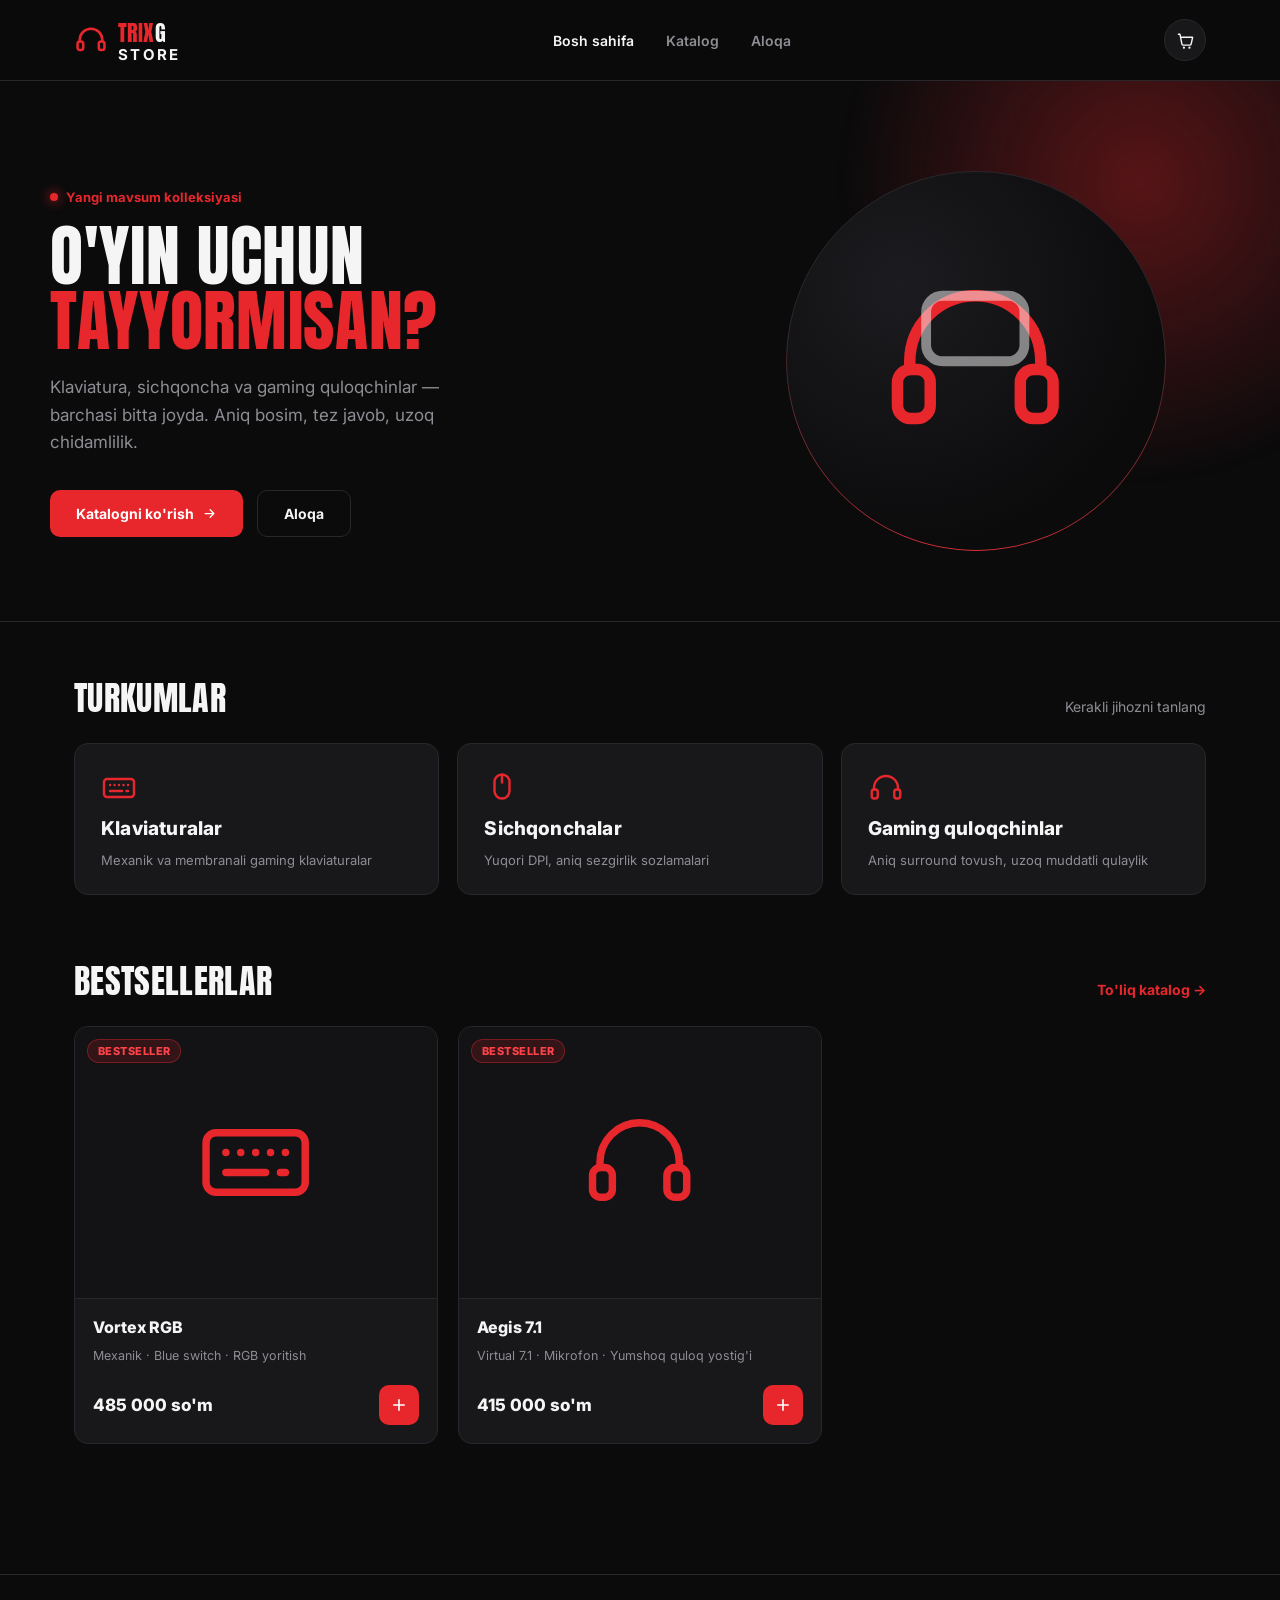
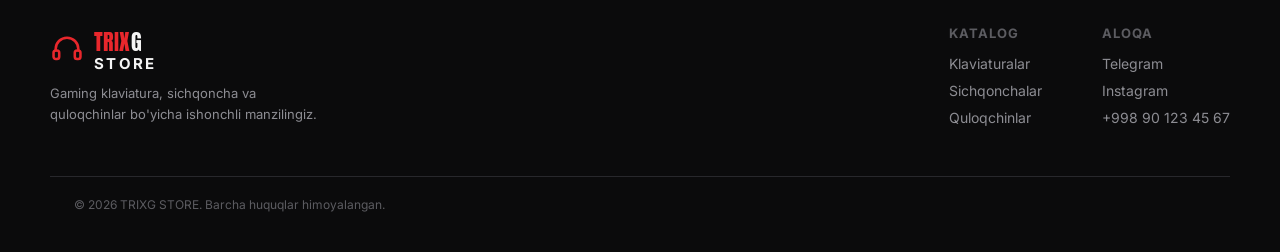
<file: index.html>
<!DOCTYPE html>
<html lang="uz">
<head>
<meta charset="UTF-8">
<meta name="viewport" content="width=device-width, initial-scale=1, viewport-fit=cover">
<title>TRIXG STORE — Gaming uskunalar</title>
<link rel="preconnect" href="https://fonts.googleapis.com">
<link rel="preconnect" href="https://fonts.gstatic.com" crossorigin>
<link href="https://fonts.googleapis.com/css2?family=Anton&family=Inter:wght@400;500;600;700;800&display=swap" rel="stylesheet">
<link rel="stylesheet" href="style.css">
</head>
<body>

<header>
  <div class="header-inner">
    <a href="index.html" class="brand">
      <svg class="brand-icon" viewBox="0 0 24 24" fill="none" xmlns="http://www.w3.org/2000/svg">
        <path d="M4 13v-1a8 8 0 0 1 16 0v1" stroke="#e8272c" stroke-width="1.8" stroke-linecap="round"/>
        <rect x="2.5" y="13" width="4" height="6" rx="1.6" stroke="#e8272c" stroke-width="1.8"/>
        <rect x="17.5" y="13" width="4" height="6" rx="1.6" stroke="#e8272c" stroke-width="1.8"/>
      </svg>
      <div class="brand-name"><span class="g">TRIX</span>G<span class="store">STORE</span></div>
    </a>
    <nav>
      <a href="index.html" class="active">Bosh sahifa</a>
      <a href="katalog.html">Katalog</a>
      <a href="aloqa.html">Aloqa</a>
    </nav>
    <div class="header-actions">
      <button class="icon-btn" id="cartOpenBtn" aria-label="Savat">
        <svg width="19" height="19" viewBox="0 0 24 24" fill="none"><path d="M3 4h2l2.4 12.2a2 2 0 0 0 2 1.6h7.8a2 2 0 0 0 2-1.6L21 8H6" stroke="currentColor" stroke-width="1.8" stroke-linecap="round" stroke-linejoin="round"/><circle cx="10" cy="21" r="1.4" fill="currentColor"/><circle cx="17" cy="21" r="1.4" fill="currentColor"/></svg>
        <span class="cart-badge" id="cartBadge" style="display:none;">0</span>
      </button>
      <button class="nav-toggle" aria-label="Menyu">
        <svg width="18" height="18" viewBox="0 0 24 24" fill="none"><path d="M3 6h18M3 12h18M3 18h18" stroke="currentColor" stroke-width="1.8" stroke-linecap="round"/></svg>
      </button>
    </div>
  </div>
</header>

<section class="hero">
  <div class="hero-glow"></div>
  <div class="hero-inner">
    <div>
      <div class="hero-eyebrow">Yangi mavsum kolleksiyasi</div>
      <h1>O'YIN UCHUN<br><span class="accent">TAYYORMISAN?</span></h1>
      <p>Klaviatura, sichqoncha va gaming quloqchinlar — barchasi bitta joyda. Aniq bosim, tez javob, uzoq chidamlilik.</p>
      <div class="hero-actions">
        <a href="katalog.html" class="btn btn-primary">
          Katalogni ko'rish
          <svg width="15" height="15" viewBox="0 0 24 24" fill="none"><path d="M5 12h14M13 6l6 6-6 6" stroke="currentColor" stroke-width="2" stroke-linecap="round" stroke-linejoin="round"/></svg>
        </a>
        <a href="aloqa.html" class="btn btn-ghost">Aloqa</a>
      </div>
    </div>
    <div class="hero-visual">
      <div class="hero-visual-ring">
        <svg class="hero-visual-icon" viewBox="0 0 24 24" fill="none" xmlns="http://www.w3.org/2000/svg">
          <path d="M4 13v-1a8 8 0 0 1 16 0v1" stroke="currentColor" stroke-width="1.4" stroke-linecap="round"/>
          <rect x="2.5" y="13" width="4" height="6" rx="1.6" stroke="currentColor" stroke-width="1.4"/>
          <rect x="17.5" y="13" width="4" height="6" rx="1.6" stroke="currentColor" stroke-width="1.4"/>
          <rect x="6" y="4" width="12" height="8" rx="2" stroke="#f5f5f5" stroke-width="1.2" opacity="0.5"/>
        </svg>
      </div>
    </div>
  </div>
</section>

<section class="categories">
  <div class="wrap">
    <div class="section-head">
      <h2>Turkumlar</h2>
      <div class="sub">Kerakli jihozni tanlang</div>
    </div>
    <div class="cat-grid">
      <a href="katalog.html?cat=keyboard" class="cat-card">
        <svg class="cat-icon" viewBox="0 0 24 24" fill="none"><rect x="2" y="6" width="20" height="12" rx="2" stroke="currentColor" stroke-width="1.6"/><path d="M6 10h.01M9 10h.01M12 10h.01M15 10h.01M18 10h.01M6 14h8M17 14h1" stroke="currentColor" stroke-width="1.6" stroke-linecap="round"/></svg>
        <h3>Klaviaturalar</h3>
        <p>Mexanik va membranali gaming klaviaturalar</p>
      </a>
      <a href="katalog.html?cat=mouse" class="cat-card">
        <svg class="cat-icon" viewBox="0 0 24 24" fill="none"><rect x="7" y="3" width="10" height="16" rx="5" stroke="currentColor" stroke-width="1.6"/><path d="M12 3v6" stroke="currentColor" stroke-width="1.6"/></svg>
        <h3>Sichqonchalar</h3>
        <p>Yuqori DPI, aniq sezgirlik sozlamalari</p>
      </a>
      <a href="katalog.html?cat=headset" class="cat-card">
        <svg class="cat-icon" viewBox="0 0 24 24" fill="none"><path d="M4 13v-1a8 8 0 0 1 16 0v1" stroke="currentColor" stroke-width="1.6" stroke-linecap="round"/><rect x="2.5" y="13" width="4" height="6" rx="1.6" stroke="currentColor" stroke-width="1.6"/><rect x="17.5" y="13" width="4" height="6" rx="1.6" stroke="currentColor" stroke-width="1.6"/></svg>
        <h3>Gaming quloqchinlar</h3>
        <p>Aniq surround tovush, uzoq muddatli qulaylik</p>
      </a>
    </div>
  </div>
</section>

<section class="catalog-section">
  <div class="wrap">
    <div class="section-head">
      <h2>Bestsellerlar</h2>
      <div class="sub"><a href="katalog.html" style="color:var(--red); font-weight:700;">To'liq katalog →</a></div>
    </div>
    <div class="product-grid" id="featuredGrid"></div>
  </div>
</section>

<footer>
  <div class="footer-inner">
    <div class="footer-brand">
      <div class="brand">
        <svg class="brand-icon" viewBox="0 0 24 24" fill="none"><path d="M4 13v-1a8 8 0 0 1 16 0v1" stroke="#e8272c" stroke-width="1.8" stroke-linecap="round"/><rect x="2.5" y="13" width="4" height="6" rx="1.6" stroke="#e8272c" stroke-width="1.8"/><rect x="17.5" y="13" width="4" height="6" rx="1.6" stroke="#e8272c" stroke-width="1.8"/></svg>
        <div class="brand-name"><span class="g">TRIX</span>G<span class="store">STORE</span></div>
      </div>
      <p>Gaming klaviatura, sichqoncha va quloqchinlar bo'yicha ishonchli manzilingiz.</p>
    </div>
    <div class="footer-links">
      <div class="footer-col">
        <h4>Katalog</h4>
        <a href="katalog.html?cat=keyboard">Klaviaturalar</a>
        <a href="katalog.html?cat=mouse">Sichqonchalar</a>
        <a href="katalog.html?cat=headset">Quloqchinlar</a>
      </div>
      <div class="footer-col">
        <h4>Aloqa</h4>
        <a href="https://t.me/trixgstore" target="_blank">Telegram</a>
        <a href="https://instagram.com/trixg_store" target="_blank">Instagram</a>
        <span>+998 90 123 45 67</span>
      </div>
    </div>
  </div>
  <div class="footer-bottom wrap">© 2026 TRIXG STORE. Barcha huquqlar himoyalangan.</div>
</footer>

<div class="overlay" id="overlay"></div>
<div class="drawer" id="cartDrawer">
  <div class="drawer-head">
    <h3>Savat</h3>
    <button class="drawer-close" id="cartCloseBtn">
      <svg width="16" height="16" viewBox="0 0 24 24" fill="none"><path d="M6 6l12 12M18 6L6 18" stroke="currentColor" stroke-width="1.8" stroke-linecap="round"/></svg>
    </button>
  </div>
  <div class="drawer-body" id="cartBody"></div>
  <div class="drawer-foot" id="cartFoot" style="display:none;">
    <div class="cart-total-row">
      <span class="cart-total-label">Jami</span>
      <span class="cart-total-value" id="cartTotal">0 so'm</span>
    </div>
    <button class="btn btn-primary checkout-btn" id="checkoutBtn">Buyurtma berish</button>
  </div>
</div>

<div class="modal-overlay" id="checkoutOverlay">
  <div class="modal">
    <h3>Buyurtmani rasmiylashtirish</h3>
    <div class="modal-sub">Ma'lumotlaringizni kiriting, biz siz bilan bog'lanamiz</div>
    <div class="field"><label>Ism familiya</label><input type="text" id="custName" placeholder="Ismingiz"></div>
    <div class="field"><label>Telefon raqam</label><input type="tel" id="custPhone" placeholder="+998 90 123 45 67"></div>
    <div class="field"><label>Manzil</label><input type="text" id="custAddress" placeholder="Shahar, tuman, ko'cha"></div>
    <div class="field"><label>Izoh (ixtiyoriy)</label><textarea id="custComment" placeholder="Qo'shimcha izoh"></textarea></div>
    <div class="modal-summary" id="modalSummary"></div>
    <div class="modal-actions">
      <button class="btn btn-ghost" id="modalCancelBtn">Bekor qilish</button>
      <button class="btn btn-primary" id="modalSendBtn">Yuborish</button>
    </div>
  </div>
</div>

<div class="toast" id="toast"></div>

<script src="script.js"></script>
<script>
  // Faqat "Bestseller" belgisi qo'yilgan mahsulotlarni ko'rsatamiz
  document.getElementById('featuredGrid').innerHTML = PRODUCTS.filter(p => p.tag === 'Bestseller').map(p => `
    <div class="product-card">
      <div class="product-media">
        <span class="product-tag">${p.tag}</span>
        ${ICONS[p.cat]}
      </div>
      <div class="product-body">
        <div class="product-name">${p.name}</div>
        <div class="product-spec">${p.spec}</div>
        <div class="product-foot">
          <div class="product-price">${money(p.price)}</div>
          <button class="add-btn" onclick="addToCart(${p.id})" aria-label="Savatga qo'shish">
            <svg width="18" height="18" viewBox="0 0 24 24" fill="none"><path d="M12 5v14M5 12h14" stroke="currentColor" stroke-width="2.2" stroke-linecap="round"/></svg>
          </button>
        </div>
      </div>
    </div>
  `).join('');
</script>
</body>
</html>
</file>
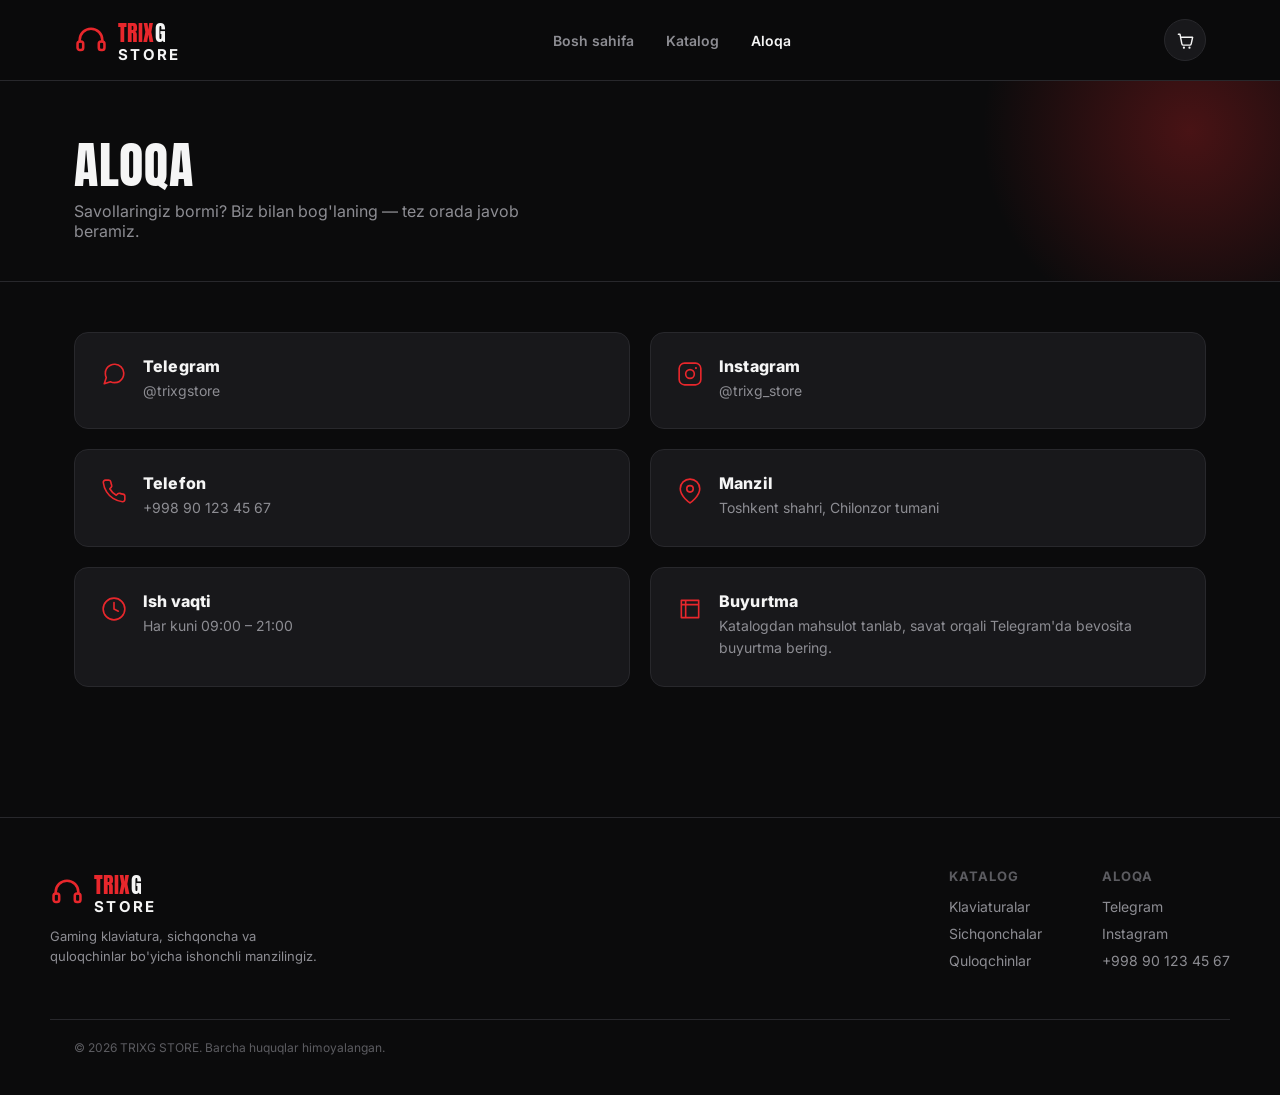
<file: aloqa.html>
<!DOCTYPE html>
<html lang="uz">
<head>
<meta charset="UTF-8">
<meta name="viewport" content="width=device-width, initial-scale=1, viewport-fit=cover">
<title>Aloqa — TRIXG STORE</title>
<link rel="preconnect" href="https://fonts.googleapis.com">
<link rel="preconnect" href="https://fonts.gstatic.com" crossorigin>
<link href="https://fonts.googleapis.com/css2?family=Anton&family=Inter:wght@400;500;600;700;800&display=swap" rel="stylesheet">
<link rel="stylesheet" href="style.css">
</head>
<body>

<header>
  <div class="header-inner">
    <a href="index.html" class="brand">
      <svg class="brand-icon" viewBox="0 0 24 24" fill="none" xmlns="http://www.w3.org/2000/svg">
        <path d="M4 13v-1a8 8 0 0 1 16 0v1" stroke="#e8272c" stroke-width="1.8" stroke-linecap="round"/>
        <rect x="2.5" y="13" width="4" height="6" rx="1.6" stroke="#e8272c" stroke-width="1.8"/>
        <rect x="17.5" y="13" width="4" height="6" rx="1.6" stroke="#e8272c" stroke-width="1.8"/>
      </svg>
      <div class="brand-name"><span class="g">TRIX</span>G<span class="store">STORE</span></div>
    </a>
    <nav>
      <a href="index.html">Bosh sahifa</a>
      <a href="katalog.html">Katalog</a>
      <a href="aloqa.html" class="active">Aloqa</a>
    </nav>
    <div class="header-actions">
      <button class="icon-btn" id="cartOpenBtn" aria-label="Savat">
        <svg width="19" height="19" viewBox="0 0 24 24" fill="none"><path d="M3 4h2l2.4 12.2a2 2 0 0 0 2 1.6h7.8a2 2 0 0 0 2-1.6L21 8H6" stroke="currentColor" stroke-width="1.8" stroke-linecap="round" stroke-linejoin="round"/><circle cx="10" cy="21" r="1.4" fill="currentColor"/><circle cx="17" cy="21" r="1.4" fill="currentColor"/></svg>
        <span class="cart-badge" id="cartBadge" style="display:none;">0</span>
      </button>
      <button class="nav-toggle" aria-label="Menyu">
        <svg width="18" height="18" viewBox="0 0 24 24" fill="none"><path d="M3 6h18M3 12h18M3 18h18" stroke="currentColor" stroke-width="1.8" stroke-linecap="round"/></svg>
      </button>
    </div>
  </div>
</header>

<div class="page-banner">
  <div class="page-banner-glow"></div>
  <div class="wrap">
    <h1>Aloqa</h1>
    <p>Savollaringiz bormi? Biz bilan bog'laning — tez orada javob beramiz.</p>
  </div>
</div>

<div class="contact-grid">
  <div class="contact-card">
    <svg viewBox="0 0 24 24" fill="none"><path d="M21 11.5a8.38 8.38 0 0 1-.9 3.8 8.5 8.5 0 0 1-7.6 4.7 8.38 8.38 0 0 1-3.8-.9L3 21l1.9-5.7a8.38 8.38 0 0 1-.9-3.8 8.5 8.5 0 0 1 4.7-7.6 8.38 8.38 0 0 1 3.8-.9h.5a8.48 8.48 0 0 1 8 8v.5z" stroke="currentColor" stroke-width="1.5" stroke-linecap="round" stroke-linejoin="round"/></svg>
    <div>
      <h3>Telegram</h3>
      <a href="https://t.me/trixgstore" target="_blank">@trixgstore</a>
    </div>
  </div>
  <div class="contact-card">
    <svg viewBox="0 0 24 24" fill="none"><rect x="2" y="2" width="20" height="20" rx="5" stroke="currentColor" stroke-width="1.5"/><circle cx="12" cy="12" r="4" stroke="currentColor" stroke-width="1.5"/><circle cx="17.5" cy="6.5" r="1" fill="currentColor"/></svg>
    <div>
      <h3>Instagram</h3>
      <a href="https://instagram.com/trixg_store" target="_blank">@trixg_store</a>
    </div>
  </div>
  <div class="contact-card">
    <svg viewBox="0 0 24 24" fill="none"><path d="M22 16.92v3a2 2 0 0 1-2.18 2 19.79 19.79 0 0 1-8.63-3.07 19.5 19.5 0 0 1-6-6 19.79 19.79 0 0 1-3.07-8.67A2 2 0 0 1 4.11 2h3a2 2 0 0 1 2 1.72c.127.96.361 1.903.7 2.81a2 2 0 0 1-.45 2.11L8.09 9.91a16 16 0 0 0 6 6l1.27-1.27a2 2 0 0 1 2.11-.45c.907.339 1.85.573 2.81.7A2 2 0 0 1 22 16.92z" stroke="currentColor" stroke-width="1.5" stroke-linecap="round" stroke-linejoin="round"/></svg>
    <div>
      <h3>Telefon</h3>
      <a href="tel:+998901234567">+998 90 123 45 67</a>
    </div>
  </div>
  <div class="contact-card">
    <svg viewBox="0 0 24 24" fill="none"><path d="M21 10c0 7-9 13-9 13s-9-6-9-13a9 9 0 0 1 18 0z" stroke="currentColor" stroke-width="1.5"/><circle cx="12" cy="10" r="3" stroke="currentColor" stroke-width="1.5"/></svg>
    <div>
      <h3>Manzil</h3>
      <p>Toshkent shahri, Chilonzor tumani</p>
    </div>
  </div>
  <div class="contact-card">
    <svg viewBox="0 0 24 24" fill="none"><circle cx="12" cy="12" r="10" stroke="currentColor" stroke-width="1.5"/><path d="M12 6v6l4 2" stroke="currentColor" stroke-width="1.5" stroke-linecap="round" stroke-linejoin="round"/></svg>
    <div>
      <h3>Ish vaqti</h3>
      <p>Har kuni 09:00 – 21:00</p>
    </div>
  </div>
  <div class="contact-card">
    <svg viewBox="0 0 24 24" fill="none"><path d="M4 4h16v16H4z" stroke="currentColor" stroke-width="1.5" stroke-linejoin="round"/><path d="M4 8h16M8 4v16" stroke="currentColor" stroke-width="1.5"/></svg>
    <div>
      <h3>Buyurtma</h3>
      <p>Katalogdan mahsulot tanlab, savat orqali Telegram'da bevosita buyurtma bering.</p>
    </div>
  </div>
</div>

<footer>
  <div class="footer-inner">
    <div class="footer-brand">
      <div class="brand">
        <svg class="brand-icon" viewBox="0 0 24 24" fill="none"><path d="M4 13v-1a8 8 0 0 1 16 0v1" stroke="#e8272c" stroke-width="1.8" stroke-linecap="round"/><rect x="2.5" y="13" width="4" height="6" rx="1.6" stroke="#e8272c" stroke-width="1.8"/><rect x="17.5" y="13" width="4" height="6" rx="1.6" stroke="#e8272c" stroke-width="1.8"/></svg>
        <div class="brand-name"><span class="g">TRIX</span>G<span class="store">STORE</span></div>
      </div>
      <p>Gaming klaviatura, sichqoncha va quloqchinlar bo'yicha ishonchli manzilingiz.</p>
    </div>
    <div class="footer-links">
      <div class="footer-col">
        <h4>Katalog</h4>
        <a href="katalog.html?cat=keyboard">Klaviaturalar</a>
        <a href="katalog.html?cat=mouse">Sichqonchalar</a>
        <a href="katalog.html?cat=headset">Quloqchinlar</a>
      </div>
      <div class="footer-col">
        <h4>Aloqa</h4>
        <a href="https://t.me/trixgstore" target="_blank">Telegram</a>
        <a href="https://instagram.com/trixg_store" target="_blank">Instagram</a>
        <span>+998 90 123 45 67</span>
      </div>
    </div>
  </div>
  <div class="footer-bottom wrap">© 2026 TRIXG STORE. Barcha huquqlar himoyalangan.</div>
</footer>

<div class="overlay" id="overlay"></div>
<div class="drawer" id="cartDrawer">
  <div class="drawer-head">
    <h3>Savat</h3>
    <button class="drawer-close" id="cartCloseBtn">
      <svg width="16" height="16" viewBox="0 0 24 24" fill="none"><path d="M6 6l12 12M18 6L6 18" stroke="currentColor" stroke-width="1.8" stroke-linecap="round"/></svg>
    </button>
  </div>
  <div class="drawer-body" id="cartBody"></div>
  <div class="drawer-foot" id="cartFoot" style="display:none;">
    <div class="cart-total-row">
      <span class="cart-total-label">Jami</span>
      <span class="cart-total-value" id="cartTotal">0 so'm</span>
    </div>
    <button class="btn btn-primary checkout-btn" id="checkoutBtn">Buyurtma berish</button>
  </div>
</div>

<div class="modal-overlay" id="checkoutOverlay">
  <div class="modal">
    <h3>Buyurtmani rasmiylashtirish</h3>
    <div class="modal-sub">Ma'lumotlaringizni kiriting, biz siz bilan bog'lanamiz</div>
    <div class="field"><label>Ism familiya</label><input type="text" id="custName" placeholder="Ismingiz"></div>
    <div class="field"><label>Telefon raqam</label><input type="tel" id="custPhone" placeholder="+998 90 123 45 67"></div>
    <div class="field"><label>Manzil</label><input type="text" id="custAddress" placeholder="Shahar, tuman, ko'cha"></div>
    <div class="field"><label>Izoh (ixtiyoriy)</label><textarea id="custComment" placeholder="Qo'shimcha izoh"></textarea></div>
    <div class="modal-summary" id="modalSummary"></div>
    <div class="modal-actions">
      <button class="btn btn-ghost" id="modalCancelBtn">Bekor qilish</button>
      <button class="btn btn-primary" id="modalSendBtn">Yuborish</button>
    </div>
  </div>
</div>

<div class="toast" id="toast"></div>

<script src="script.js"></script>
</body>
</html>
</file>
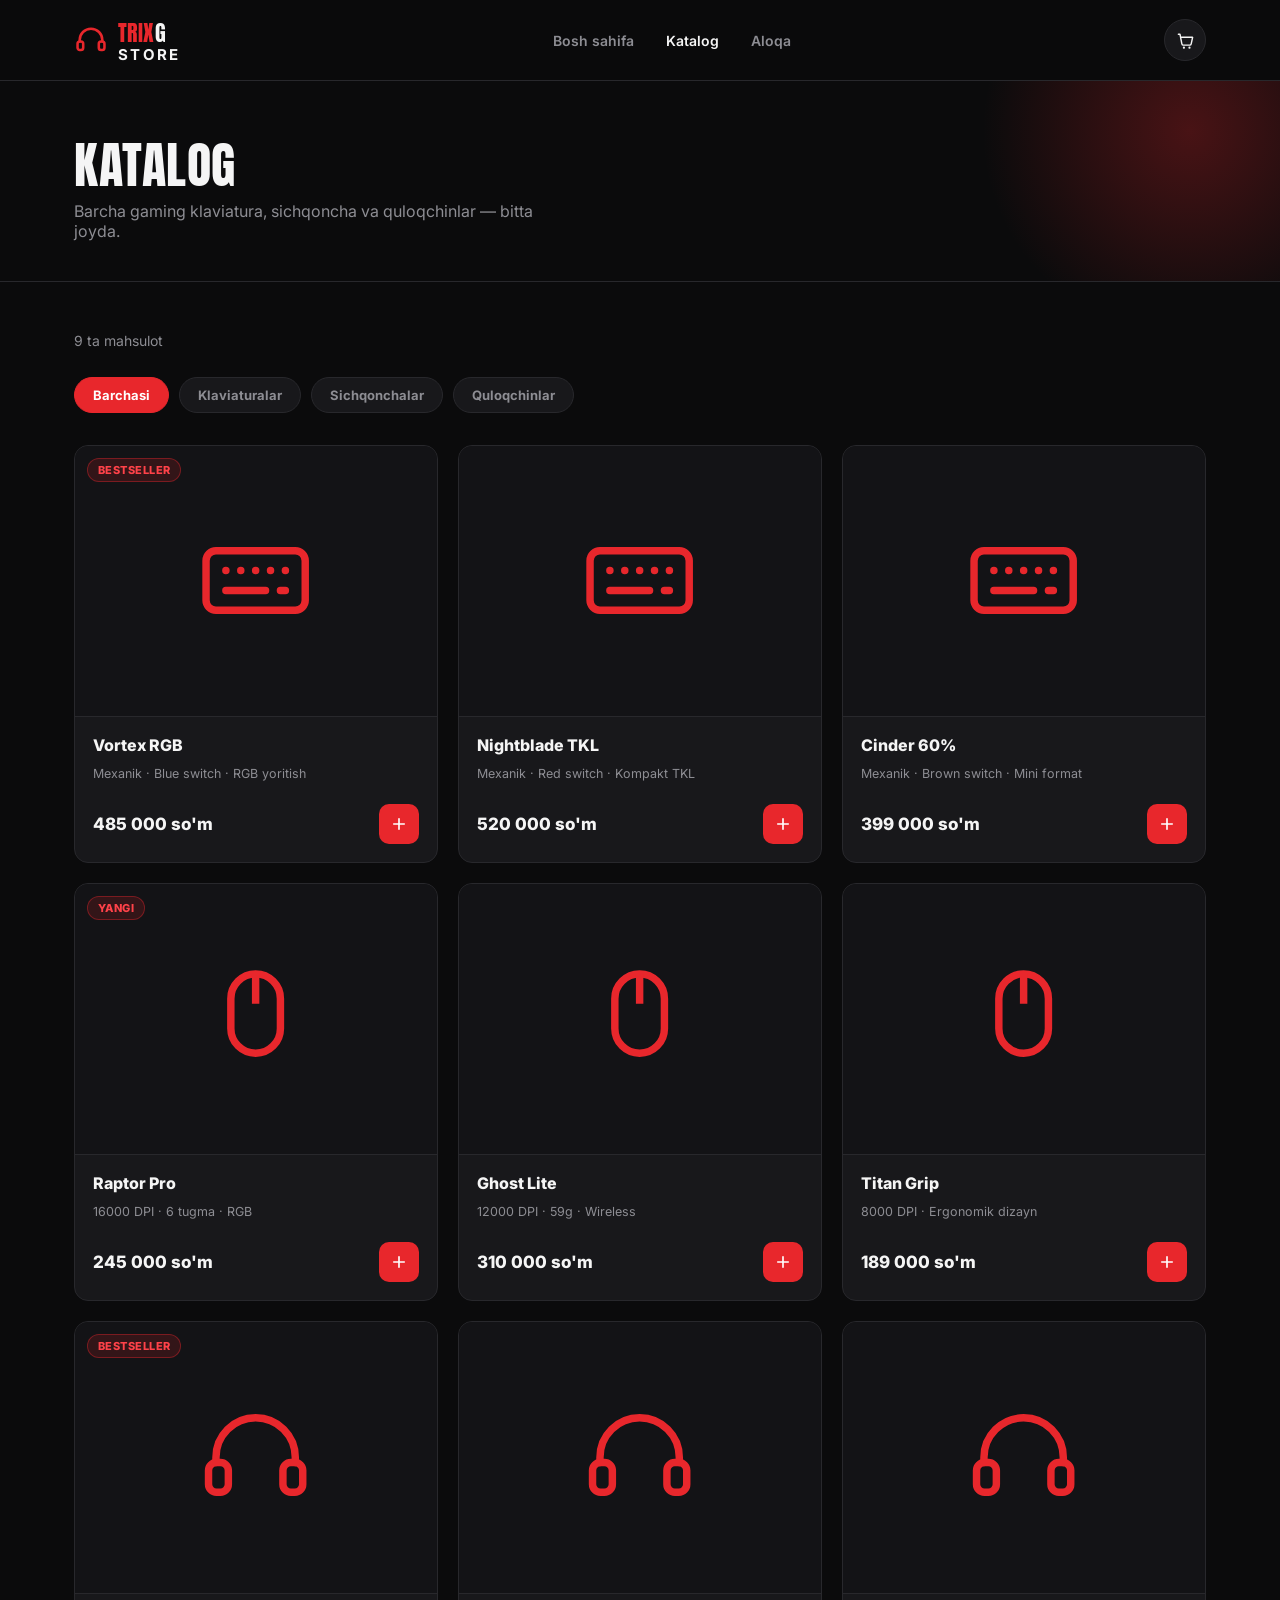
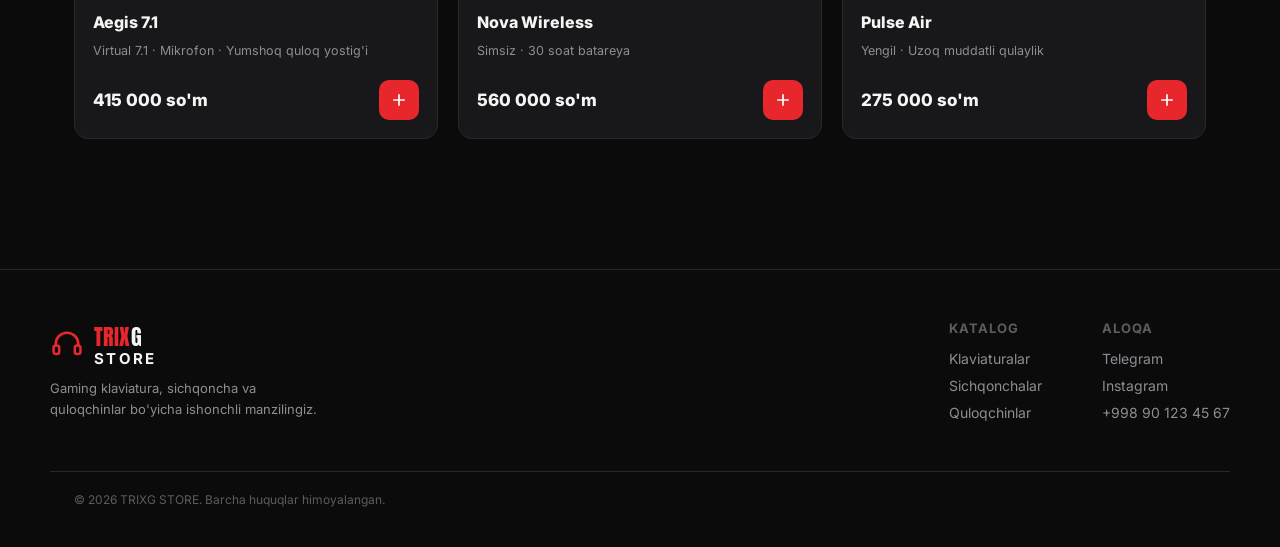
<file: katalog.html>
<!DOCTYPE html>
<html lang="uz">
<head>
<meta charset="UTF-8">
<meta name="viewport" content="width=device-width, initial-scale=1, viewport-fit=cover">
<title>Katalog — TRIXG STORE</title>
<link rel="preconnect" href="https://fonts.googleapis.com">
<link rel="preconnect" href="https://fonts.gstatic.com" crossorigin>
<link href="https://fonts.googleapis.com/css2?family=Anton&family=Inter:wght@400;500;600;700;800&display=swap" rel="stylesheet">
<link rel="stylesheet" href="style.css">
</head>
<body>

<header>
  <div class="header-inner">
    <a href="index.html" class="brand">
      <svg class="brand-icon" viewBox="0 0 24 24" fill="none" xmlns="http://www.w3.org/2000/svg">
        <path d="M4 13v-1a8 8 0 0 1 16 0v1" stroke="#e8272c" stroke-width="1.8" stroke-linecap="round"/>
        <rect x="2.5" y="13" width="4" height="6" rx="1.6" stroke="#e8272c" stroke-width="1.8"/>
        <rect x="17.5" y="13" width="4" height="6" rx="1.6" stroke="#e8272c" stroke-width="1.8"/>
      </svg>
      <div class="brand-name"><span class="g">TRIX</span>G<span class="store">STORE</span></div>
    </a>
    <nav>
      <a href="index.html">Bosh sahifa</a>
      <a href="katalog.html" class="active">Katalog</a>
      <a href="aloqa.html">Aloqa</a>
    </nav>
    <div class="header-actions">
      <button class="icon-btn" id="cartOpenBtn" aria-label="Savat">
        <svg width="19" height="19" viewBox="0 0 24 24" fill="none"><path d="M3 4h2l2.4 12.2a2 2 0 0 0 2 1.6h7.8a2 2 0 0 0 2-1.6L21 8H6" stroke="currentColor" stroke-width="1.8" stroke-linecap="round" stroke-linejoin="round"/><circle cx="10" cy="21" r="1.4" fill="currentColor"/><circle cx="17" cy="21" r="1.4" fill="currentColor"/></svg>
        <span class="cart-badge" id="cartBadge" style="display:none;">0</span>
      </button>
      <button class="nav-toggle" aria-label="Menyu">
        <svg width="18" height="18" viewBox="0 0 24 24" fill="none"><path d="M3 6h18M3 12h18M3 18h18" stroke="currentColor" stroke-width="1.8" stroke-linecap="round"/></svg>
      </button>
    </div>
  </div>
</header>

<div class="page-banner">
  <div class="page-banner-glow"></div>
  <div class="wrap">
    <h1>Katalog</h1>
    <p>Barcha gaming klaviatura, sichqoncha va quloqchinlar — bitta joyda.</p>
  </div>
</div>

<section class="catalog-section">
  <div class="wrap">
    <div class="section-head">
      <div class="sub" id="resultCount">9 ta mahsulot</div>
    </div>
    <div class="chip-row" id="chipRow">
      <button class="chip" data-cat="all">Barchasi</button>
      <button class="chip" data-cat="keyboard">Klaviaturalar</button>
      <button class="chip" data-cat="mouse">Sichqonchalar</button>
      <button class="chip" data-cat="headset">Quloqchinlar</button>
    </div>
    <div class="product-grid" id="productGrid"></div>
  </div>
</section>

<footer>
  <div class="footer-inner">
    <div class="footer-brand">
      <div class="brand">
        <svg class="brand-icon" viewBox="0 0 24 24" fill="none"><path d="M4 13v-1a8 8 0 0 1 16 0v1" stroke="#e8272c" stroke-width="1.8" stroke-linecap="round"/><rect x="2.5" y="13" width="4" height="6" rx="1.6" stroke="#e8272c" stroke-width="1.8"/><rect x="17.5" y="13" width="4" height="6" rx="1.6" stroke="#e8272c" stroke-width="1.8"/></svg>
        <div class="brand-name"><span class="g">TRIX</span>G<span class="store">STORE</span></div>
      </div>
      <p>Gaming klaviatura, sichqoncha va quloqchinlar bo'yicha ishonchli manzilingiz.</p>
    </div>
    <div class="footer-links">
      <div class="footer-col">
        <h4>Katalog</h4>
        <a href="katalog.html?cat=keyboard">Klaviaturalar</a>
        <a href="katalog.html?cat=mouse">Sichqonchalar</a>
        <a href="katalog.html?cat=headset">Quloqchinlar</a>
      </div>
      <div class="footer-col">
        <h4>Aloqa</h4>
        <a href="https://t.me/trixgstore" target="_blank">Telegram</a>
        <a href="https://instagram.com/trixg_store" target="_blank">Instagram</a>
        <span>+998 90 123 45 67</span>
      </div>
    </div>
  </div>
  <div class="footer-bottom wrap">© 2026 TRIXG STORE. Barcha huquqlar himoyalangan.</div>
</footer>

<div class="overlay" id="overlay"></div>
<div class="drawer" id="cartDrawer">
  <div class="drawer-head">
    <h3>Savat</h3>
    <button class="drawer-close" id="cartCloseBtn">
      <svg width="16" height="16" viewBox="0 0 24 24" fill="none"><path d="M6 6l12 12M18 6L6 18" stroke="currentColor" stroke-width="1.8" stroke-linecap="round"/></svg>
    </button>
  </div>
  <div class="drawer-body" id="cartBody"></div>
  <div class="drawer-foot" id="cartFoot" style="display:none;">
    <div class="cart-total-row">
      <span class="cart-total-label">Jami</span>
      <span class="cart-total-value" id="cartTotal">0 so'm</span>
    </div>
    <button class="btn btn-primary checkout-btn" id="checkoutBtn">Buyurtma berish</button>
  </div>
</div>

<div class="modal-overlay" id="checkoutOverlay">
  <div class="modal">
    <h3>Buyurtmani rasmiylashtirish</h3>
    <div class="modal-sub">Ma'lumotlaringizni kiriting, biz siz bilan bog'lanamiz</div>
    <div class="field"><label>Ism familiya</label><input type="text" id="custName" placeholder="Ismingiz"></div>
    <div class="field"><label>Telefon raqam</label><input type="tel" id="custPhone" placeholder="+998 90 123 45 67"></div>
    <div class="field"><label>Manzil</label><input type="text" id="custAddress" placeholder="Shahar, tuman, ko'cha"></div>
    <div class="field"><label>Izoh (ixtiyoriy)</label><textarea id="custComment" placeholder="Qo'shimcha izoh"></textarea></div>
    <div class="modal-summary" id="modalSummary"></div>
    <div class="modal-actions">
      <button class="btn btn-ghost" id="modalCancelBtn">Bekor qilish</button>
      <button class="btn btn-primary" id="modalSendBtn">Yuborish</button>
    </div>
  </div>
</div>

<div class="toast" id="toast"></div>

<script src="script.js"></script>
<script>
  let activeCat = 'all';

  function renderGrid(){
    const grid = document.getElementById('productGrid');
    const list = activeCat === 'all' ? PRODUCTS : PRODUCTS.filter(p => p.cat === activeCat);
    document.getElementById('resultCount').textContent = list.length + " ta mahsulot";

    grid.innerHTML = list.map(p => `
      <div class="product-card">
        <div class="product-media">
          ${p.tag ? `<span class="product-tag">${p.tag}</span>` : ''}
          ${ICONS[p.cat]}
        </div>
        <div class="product-body">
          <div class="product-name">${p.name}</div>
          <div class="product-spec">${p.spec}</div>
          <div class="product-foot">
            <div class="product-price">${money(p.price)}</div>
            <button class="add-btn" onclick="addToCart(${p.id})" aria-label="Savatga qo'shish">
              <svg width="18" height="18" viewBox="0 0 24 24" fill="none"><path d="M12 5v14M5 12h14" stroke="currentColor" stroke-width="2.2" stroke-linecap="round"/></svg>
            </button>
          </div>
        </div>
      </div>
    `).join('');
  }

  function setActiveChip(cat){
    document.querySelectorAll('.chip').forEach(c => c.classList.toggle('active', c.dataset.cat === cat));
  }

  document.getElementById('chipRow').addEventListener('click', e => {
    const chip = e.target.closest('.chip');
    if(!chip) return;
    activeCat = chip.dataset.cat;
    setActiveChip(activeCat);
    renderGrid();
  });

  // URL orqali kelgan turkumni avtomatik faollashtirish (masalan katalog.html?cat=mouse)
  const params = new URLSearchParams(window.location.search);
  const catFromUrl = params.get('cat');
  activeCat = (catFromUrl && ICONS[catFromUrl]) ? catFromUrl : 'all';
  setActiveChip(activeCat);
  renderGrid();
</script>
</body>
</html>
</file>
<file: style.css>
:root{
  --bg:#0b0b0c;
  --bg-alt:#131316;
  --card:#18181b;
  --card-hover:#1e1e22;
  --border:#28282c;
  --red:#e8272c;
  --red-bright:#ff4249;
  --white:#f5f5f5;
  --muted:#8d8d93;
  --muted-dim:#5c5c61;
  --radius:14px;
}
*{box-sizing:border-box; margin:0; padding:0;}
html{scroll-behavior:smooth; scroll-padding-top:80px;}
body{
  background:var(--bg);
  color:var(--white);
  font-family:'Inter', sans-serif;
  -webkit-font-smoothing:antialiased;
  padding-top:env(safe-area-inset-top,0px);
  padding-bottom:env(safe-area-inset-bottom,0px);
  overflow-x:hidden;
}
h1,h2,h3,.display{
  font-family:'Anton', sans-serif;
  font-weight:400;
  text-transform:uppercase;
  letter-spacing:0.01em;
  line-height:0.95;
}
a{color:inherit; text-decoration:none;}
button{font-family:inherit; cursor:pointer; border:none;}
img,svg{display:block; max-width:100%;}
::selection{background:var(--red); color:#fff;}

.wrap{max-width:1180px; margin:0 auto; padding:0 24px;}

/* ---------- Header ---------- */
header{
  position:sticky; top:0; z-index:50;
  background:rgba(11,11,12,0.88);
  backdrop-filter:blur(10px);
  border-bottom:1px solid var(--border);
  padding-top:env(safe-area-inset-top,0px);
}
.header-inner{
  max-width:1180px; margin:0 auto; padding:16px 24px;
  display:flex; align-items:center; justify-content:space-between; gap:20px;
}
.brand{display:flex; align-items:center; gap:10px;}
.brand-icon{width:34px; height:34px; flex-shrink:0;}
.brand-name{font-family:'Anton', sans-serif; font-size:22px; letter-spacing:0.02em;}
.brand-name .g{color:var(--red);}
.brand-name .store{color:var(--white); font-size:15px; letter-spacing:0.15em; display:block; margin-top:-4px; font-family:'Inter',sans-serif; font-weight:700;}

nav{display:flex; gap:32px;}
nav a{
  font-size:14px; font-weight:600; color:var(--muted);
  transition:color .2s;
}
nav a:hover, nav a.active{color:var(--white);}

.header-actions{display:flex; align-items:center; gap:16px;}
.icon-btn{
  position:relative;
  width:42px; height:42px; border-radius:50%;
  background:var(--card); border:1px solid var(--border);
  display:flex; align-items:center; justify-content:center;
  color:var(--white);
  transition:background .2s, border-color .2s;
}
.icon-btn:hover{background:var(--card-hover); border-color:var(--red);}
.cart-badge{
  position:absolute; top:-4px; right:-4px;
  background:var(--red); color:#fff;
  font-size:10px; font-weight:800;
  width:18px; height:18px; border-radius:50%;
  display:flex; align-items:center; justify-content:center;
  border:2px solid var(--bg);
}
.nav-toggle{display:none;}
@media (max-width:820px){
  nav{display:none;}
  .nav-toggle{
    display:flex; width:42px; height:42px; border-radius:50%;
    background:var(--card); border:1px solid var(--border);
    align-items:center; justify-content:center; color:var(--white);
  }
}

/* ---------- Buttons ---------- */
.btn{
  padding:14px 26px; border-radius:10px; font-weight:700; font-size:14px;
  display:inline-flex; align-items:center; gap:8px;
  transition:transform .15s, background .2s, border-color .2s;
}
.btn:active{transform:scale(0.97);}
.btn-primary{background:var(--red); color:#fff;}
.btn-primary:hover{background:var(--red-bright);}
.btn-ghost{background:transparent; border:1px solid var(--border); color:var(--white);}
.btn-ghost:hover{border-color:var(--red);}

/* ---------- Page header banner (katalog/aloqa) ---------- */
.page-banner{
  padding:60px 24px 40px; border-bottom:1px solid var(--border);
  position:relative; overflow:hidden;
}
.page-banner-glow{
  position:absolute; top:-160px; right:-120px; width:420px; height:420px; border-radius:50%;
  background:radial-gradient(circle, rgba(232,39,44,0.28), transparent 70%);
  pointer-events:none;
}
.page-banner h1{font-size:clamp(32px,5vw,50px); position:relative; z-index:1;}
.page-banner p{color:var(--muted); margin-top:12px; max-width:480px; position:relative; z-index:1;}

/* ---------- Hero (home) ---------- */
.hero{position:relative; padding:90px 24px 70px; overflow:hidden; border-bottom:1px solid var(--border);}
.hero-glow{
  position:absolute; top:-200px; right:-160px; width:600px; height:600px; border-radius:50%;
  background:radial-gradient(circle, rgba(232,39,44,0.35), transparent 70%); filter:blur(10px); pointer-events:none;
}
.hero-inner{
  max-width:1180px; margin:0 auto; position:relative; z-index:1;
  display:grid; grid-template-columns:1.1fr 0.9fr; gap:50px; align-items:center;
}
.hero-eyebrow{display:inline-flex; align-items:center; gap:8px; color:var(--red); font-weight:700; font-size:13px; margin-bottom:18px;}
.hero-eyebrow::before{content:''; width:8px; height:8px; border-radius:50%; background:var(--red); box-shadow:0 0 12px var(--red);}
.hero h1{font-size:clamp(40px, 6vw, 68px); color:var(--white);}
.hero h1 .accent{color:var(--red);}
.hero p{margin-top:22px; color:var(--muted); font-size:17px; max-width:460px; line-height:1.6;}
.hero-actions{display:flex; gap:14px; margin-top:34px; flex-wrap:wrap;}
.hero-visual{position:relative; display:flex; align-items:center; justify-content:center;}
.hero-visual-ring{
  width:100%; aspect-ratio:1; max-width:380px; border-radius:50%;
  background:radial-gradient(circle at 30% 30%, #1c1c20, #0b0b0c 70%);
  border:1px solid var(--border); display:flex; align-items:center; justify-content:center; position:relative;
}
.hero-visual-ring::before{
  content:''; position:absolute; inset:-1px; border-radius:50%; padding:1px;
  background:conic-gradient(from 180deg, var(--red), transparent 30%, transparent 70%, var(--red));
  -webkit-mask:linear-gradient(#000 0 0) content-box, linear-gradient(#000 0 0);
  -webkit-mask-composite:xor; mask-composite:exclude;
}
.hero-visual-icon{width:52%; height:52%; color:var(--red);}
@media (max-width:900px){ .hero-inner{grid-template-columns:1fr;} .hero-visual{order:-1; max-width:220px; margin:0 auto;} }

/* ---------- Category strip ---------- */
.categories{padding:60px 24px 20px;}
.section-head{display:flex; align-items:baseline; justify-content:space-between; margin-bottom:28px; flex-wrap:wrap; gap:10px;}
.section-head h2{font-size:clamp(26px,4vw,34px); color:var(--white);}
.section-head .sub{color:var(--muted); font-size:14px;}
.cat-grid{display:grid; grid-template-columns:repeat(3,1fr); gap:18px;}
.cat-card{
  background:var(--card); border:1px solid var(--border); border-radius:var(--radius); padding:26px;
  transition:border-color .2s, transform .2s, background .2s; display:flex; flex-direction:column; gap:14px;
}
.cat-card:hover{border-color:var(--red); transform:translateY(-3px); background:var(--card-hover);}
.cat-icon{width:36px; height:36px; color:var(--red);}
.cat-card h3{font-size:19px; color:var(--white); font-family:'Inter',sans-serif; font-weight:800; text-transform:none;}
.cat-card p{color:var(--muted); font-size:13px;}
@media (max-width:720px){ .cat-grid{grid-template-columns:1fr;} }

/* ---------- Product grid ---------- */
.catalog-section{padding:50px 24px 90px;}
.chip-row{display:flex; gap:10px; margin-bottom:32px; flex-wrap:wrap;}
.chip{
  padding:9px 18px; border-radius:999px; font-size:13px; font-weight:700;
  background:var(--card); border:1px solid var(--border); color:var(--muted); transition:all .2s;
}
.chip.active, .chip:hover{background:var(--red); border-color:var(--red); color:#fff;}
.product-grid{display:grid; grid-template-columns:repeat(3, 1fr); gap:20px;}
@media (max-width:900px){ .product-grid{grid-template-columns:repeat(2,1fr);} }
@media (max-width:560px){ .product-grid{grid-template-columns:1fr;} }
.product-card{
  background:var(--card); border:1px solid var(--border); border-radius:var(--radius);
  overflow:hidden; display:flex; flex-direction:column; transition:border-color .2s, transform .2s;
}
.product-card:hover{border-color:var(--red); transform:translateY(-4px);}
.product-media{
  aspect-ratio:4/3; background:var(--bg-alt); position:relative;
  display:flex; align-items:center; justify-content:center; border-bottom:1px solid var(--border);
}
.product-media svg{width:44%; height:44%; color:var(--red);}
.product-tag{
  position:absolute; top:12px; left:12px; background:rgba(232,39,44,0.15); color:var(--red-bright);
  border:1px solid rgba(232,39,44,0.4); font-size:11px; font-weight:800; padding:4px 10px; border-radius:999px;
  text-transform:uppercase; letter-spacing:0.04em;
}
.product-body{padding:18px; display:flex; flex-direction:column; gap:10px; flex:1;}
.product-name{font-size:16px; font-weight:800;}
.product-spec{color:var(--muted); font-size:12.5px; line-height:1.5;}
.product-foot{margin-top:auto; padding-top:10px; display:flex; align-items:center; justify-content:space-between; gap:10px;}
.product-price{font-size:17px; font-weight:800; color:var(--white);}
.add-btn{
  width:40px; height:40px; border-radius:10px; background:var(--red); color:#fff;
  display:flex; align-items:center; justify-content:center; transition:background .2s, transform .15s; flex-shrink:0;
}
.add-btn:hover{background:var(--red-bright);}
.add-btn:active{transform:scale(0.9);}

/* ---------- Contact page ---------- */
.contact-grid{display:grid; grid-template-columns:1fr 1fr; gap:20px; padding:50px 24px 90px; max-width:1180px; margin:0 auto;}
@media (max-width:800px){ .contact-grid{grid-template-columns:1fr;} }
.contact-card{
  background:var(--card); border:1px solid var(--border); border-radius:var(--radius); padding:26px;
  display:flex; gap:16px; align-items:flex-start;
}
.contact-card svg{width:26px; height:26px; color:var(--red); flex-shrink:0; margin-top:2px;}
.contact-card h3{font-size:16px; font-family:'Inter',sans-serif; font-weight:800; text-transform:none; margin-bottom:6px;}
.contact-card p, .contact-card a{color:var(--muted); font-size:14px; line-height:1.6; display:block;}
.contact-card a:hover{color:var(--red);}

/* ---------- Footer ---------- */
footer{border-top:1px solid var(--border); padding:50px 24px 40px; margin-top:40px;}
.footer-inner{max-width:1180px; margin:0 auto; display:flex; justify-content:space-between; align-items:flex-start; flex-wrap:wrap; gap:30px;}
.footer-brand p{color:var(--muted); font-size:13px; margin-top:10px; max-width:280px; line-height:1.6;}
.footer-links{display:flex; gap:60px; flex-wrap:wrap;}
.footer-col h4{font-size:13px; text-transform:uppercase; letter-spacing:0.08em; color:var(--muted-dim); margin-bottom:14px;}
.footer-col a, .footer-col span{display:block; font-size:14px; color:var(--muted); margin-bottom:10px;}
.footer-col a:hover{color:var(--red);}
.footer-bottom{max-width:1180px; margin:40px auto 0; padding-top:20px; border-top:1px solid var(--border); color:var(--muted-dim); font-size:12px;}

/* ---------- Cart drawer ---------- */
.overlay{position:fixed; inset:0; background:rgba(0,0,0,0.6); opacity:0; pointer-events:none; transition:opacity .25s; z-index:90;}
.overlay.show{opacity:1; pointer-events:auto;}
.drawer{
  position:fixed; top:0; right:0; height:100%; width:min(420px, 92vw);
  background:var(--bg-alt); border-left:1px solid var(--border); z-index:100; display:flex; flex-direction:column;
  transform:translateX(100%); transition:transform .3s cubic-bezier(.2,.8,.2,1);
  padding-top:env(safe-area-inset-top,0px); padding-bottom:env(safe-area-inset-bottom,0px);
}
.drawer.show{transform:translateX(0);}
.drawer-head{padding:22px 22px 18px; border-bottom:1px solid var(--border); display:flex; align-items:center; justify-content:space-between;}
.drawer-head h3{font-size:20px;}
.drawer-close{width:34px; height:34px; border-radius:50%; background:var(--card); display:flex; align-items:center; justify-content:center; color:var(--white);}
.drawer-body{flex:1; overflow-y:auto; padding:18px 22px;}
.cart-empty{color:var(--muted); text-align:center; padding:60px 10px; font-size:14px;}
.cart-empty svg{width:56px; height:56px; color:var(--muted-dim); margin:0 auto 16px;}
.cart-item{display:flex; gap:14px; padding:16px 0; border-bottom:1px solid var(--border);}
.cart-item-icon{width:60px; height:60px; border-radius:10px; background:var(--card); display:flex; align-items:center; justify-content:center; flex-shrink:0;}
.cart-item-icon svg{width:60%; height:60%; color:var(--red);}
.cart-item-info{flex:1; min-width:0;}
.cart-item-name{font-size:14px; font-weight:700;}
.cart-item-price{color:var(--muted); font-size:12.5px; margin-top:2px;}
.qty-row{display:flex; align-items:center; gap:10px; margin-top:10px;}
.qty-btn{width:26px; height:26px; border-radius:7px; background:var(--card); border:1px solid var(--border); color:var(--white); display:flex; align-items:center; justify-content:center; font-weight:700;}
.qty-val{font-size:13px; font-weight:700; min-width:16px; text-align:center;}
.remove-btn{margin-left:auto; color:var(--muted-dim); font-size:12px; font-weight:600;}
.remove-btn:hover{color:var(--red);}
.drawer-foot{padding:20px 22px; border-top:1px solid var(--border);}
.cart-total-row{display:flex; justify-content:space-between; align-items:center; margin-bottom:16px;}
.cart-total-label{color:var(--muted); font-size:14px;}
.cart-total-value{font-size:22px; font-weight:800;}
.checkout-btn{width:100%; justify-content:center; padding:15px;}

/* ---------- Checkout modal ---------- */
.modal-overlay{
  position:fixed; inset:0; background:rgba(0,0,0,0.7); display:flex; align-items:center; justify-content:center;
  z-index:110; opacity:0; pointer-events:none; transition:opacity .25s; padding:20px;
}
.modal-overlay.show{opacity:1; pointer-events:auto;}
.modal{
  background:var(--bg-alt); border:1px solid var(--border); border-radius:18px; width:100%; max-width:440px;
  max-height:88vh; overflow-y:auto; padding:28px; transform:scale(0.94); transition:transform .25s;
}
.modal-overlay.show .modal{transform:scale(1);}
.modal h3{font-size:22px; margin-bottom:6px;}
.modal .modal-sub{color:var(--muted); font-size:13px; margin-bottom:22px;}
.field{margin-bottom:16px;}
.field label{display:block; font-size:12.5px; font-weight:700; color:var(--muted); margin-bottom:7px; text-transform:uppercase; letter-spacing:0.04em;}
.field input, .field textarea{
  width:100%; background:var(--card); border:1px solid var(--border); border-radius:10px; padding:13px 14px;
  color:var(--white); font-size:14px; font-family:inherit;
}
.field input:focus, .field textarea:focus{outline:none; border-color:var(--red);}
.field textarea{resize:vertical; min-height:70px;}
.modal-summary{background:var(--card); border-radius:12px; padding:14px 16px; margin:18px 0; font-size:13px; color:var(--muted);}
.modal-summary div{display:flex; justify-content:space-between; padding:4px 0;}
.modal-summary .total{color:var(--white); font-weight:800; font-size:16px; border-top:1px solid var(--border); margin-top:8px; padding-top:10px;}
.modal-actions{display:flex; gap:10px; margin-top:6px;}
.modal-actions .btn{flex:1; justify-content:center;}

.toast{
  position:fixed; bottom:24px; left:50%; transform:translateX(-50%) translateY(20px);
  background:var(--card); border:1px solid var(--red); color:#fff; padding:14px 22px; border-radius:10px;
  font-size:14px; font-weight:600; z-index:200; opacity:0; pointer-events:none; transition:all .3s;
  display:flex; align-items:center; gap:10px;
}
.toast.show{opacity:1; transform:translateX(-50%) translateY(0);}
</file>
